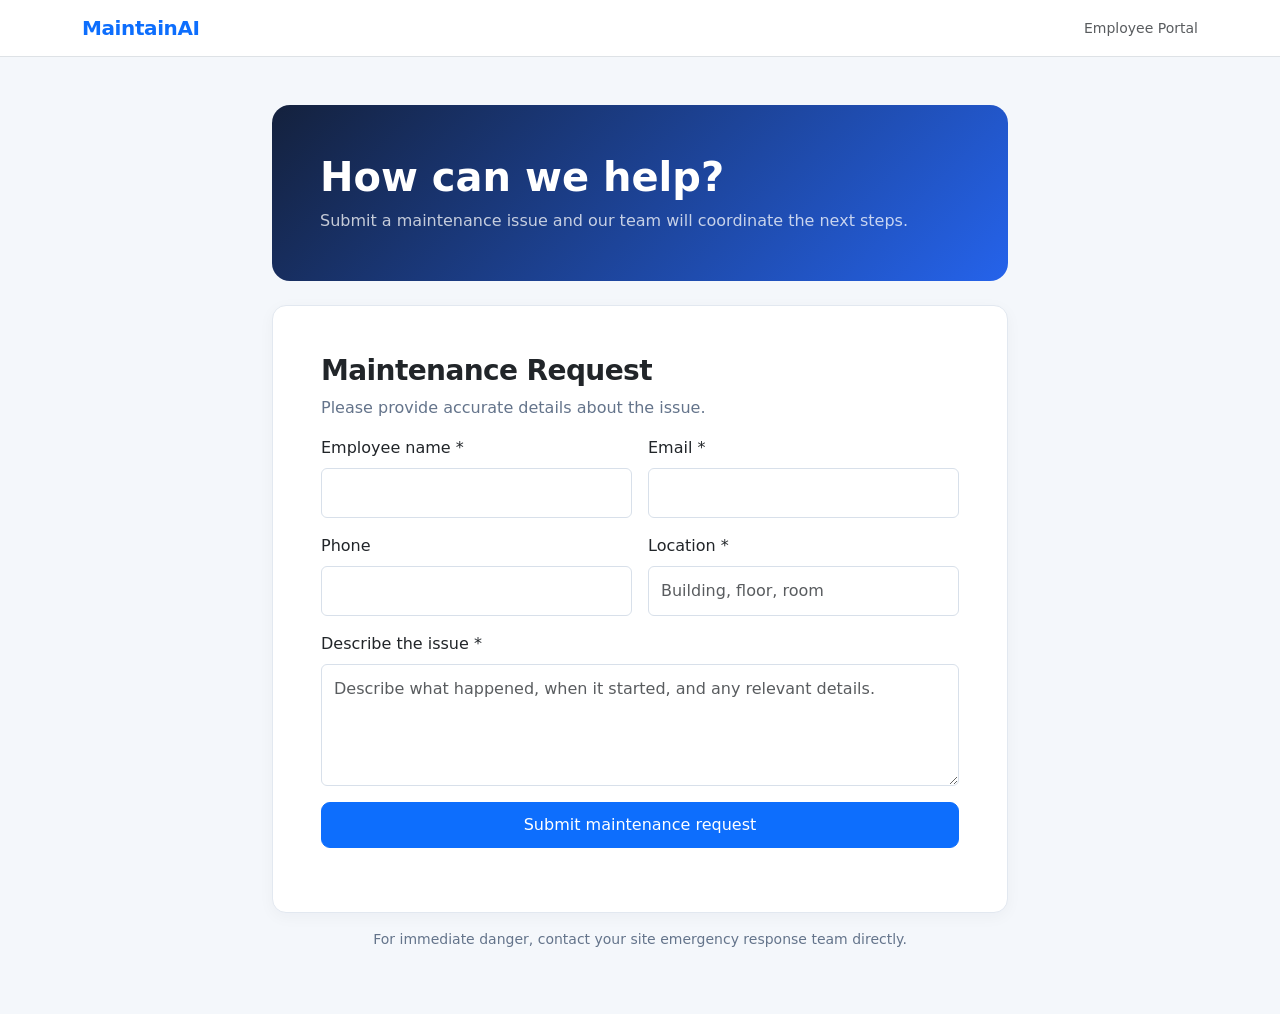
<file: index.html>
<!doctype html>
<html lang="en">

<head>
    <meta charset="utf-8">
    <meta name="viewport" content="width=device-width,initial-scale=1">
    <title>Maintenance Request Portal</title>
    <link href="https://cdn.jsdelivr.net/npm/bootstrap@5.3.3/dist/css/bootstrap.min.css" rel="stylesheet">
    <link rel="stylesheet" href="css/style.css">
</head>

<body>
    <nav class="navbar navbar-expand-lg bg-white border-bottom">
        <div class="container"><a class="navbar-brand text-primary" href="index.html">MaintainAI</a><span
                class="text-muted small">Employee Portal</span></div>
    </nav>
    <main class="container py-5">
        <div class="row justify-content-center">
            <div class="col-lg-8">
                <div class="hero p-4 p-md-5 mb-4">
                    <h1 class="display-6 fw-bold">How can we help?</h1>
                    <p class="mb-0 opacity-75">Submit a maintenance issue and our team will coordinate the next steps.
                    </p>
                </div>
                <div class="card p-4 p-md-5">
                    <h2 class="page-title h3">Maintenance Request</h2>
                    <p class="muted">Please provide accurate details about the issue.</p>
                    <form id="requestForm">
                        <div class="row g-3">
                            <div class="col-md-6"><label class="form-label">Employee name *</label><input
                                    class="form-control" name="employee_name" required maxlength="100"></div>
                            <div class="col-md-6"><label class="form-label">Email *</label><input class="form-control"
                                    type="email" name="employee_email" required></div>
                            <div class="col-md-6"><label class="form-label">Phone</label><input class="form-control"
                                    name="phone" type="tel"></div>
                            <div class="col-md-6"><label class="form-label">Location *</label><input
                                    class="form-control" name="location" required placeholder="Building, floor, room">
                            </div>
                            <div class="col-12"><label class="form-label">Describe the issue *</label><textarea
                                    class="form-control" name="issue_description" rows="4" required maxlength="3000"
                                    placeholder="Describe what happened, when it started, and any relevant details."></textarea>
                            </div>
                            <div class="col-12"><button class="btn btn-primary w-100" type="submit"
                                    id="submitBtn">Submit maintenance request</button></div>
                        </div>
                    </form>
                    <div id="result" class="mt-3" aria-live="polite"></div>
                </div>
                <p class="text-center muted small mt-3">For immediate danger, contact your site emergency response team
                    directly.</p>
            </div>
        </div>
    </main>
    <script src="js/app.js"></script>
</body>

</html>
</file>
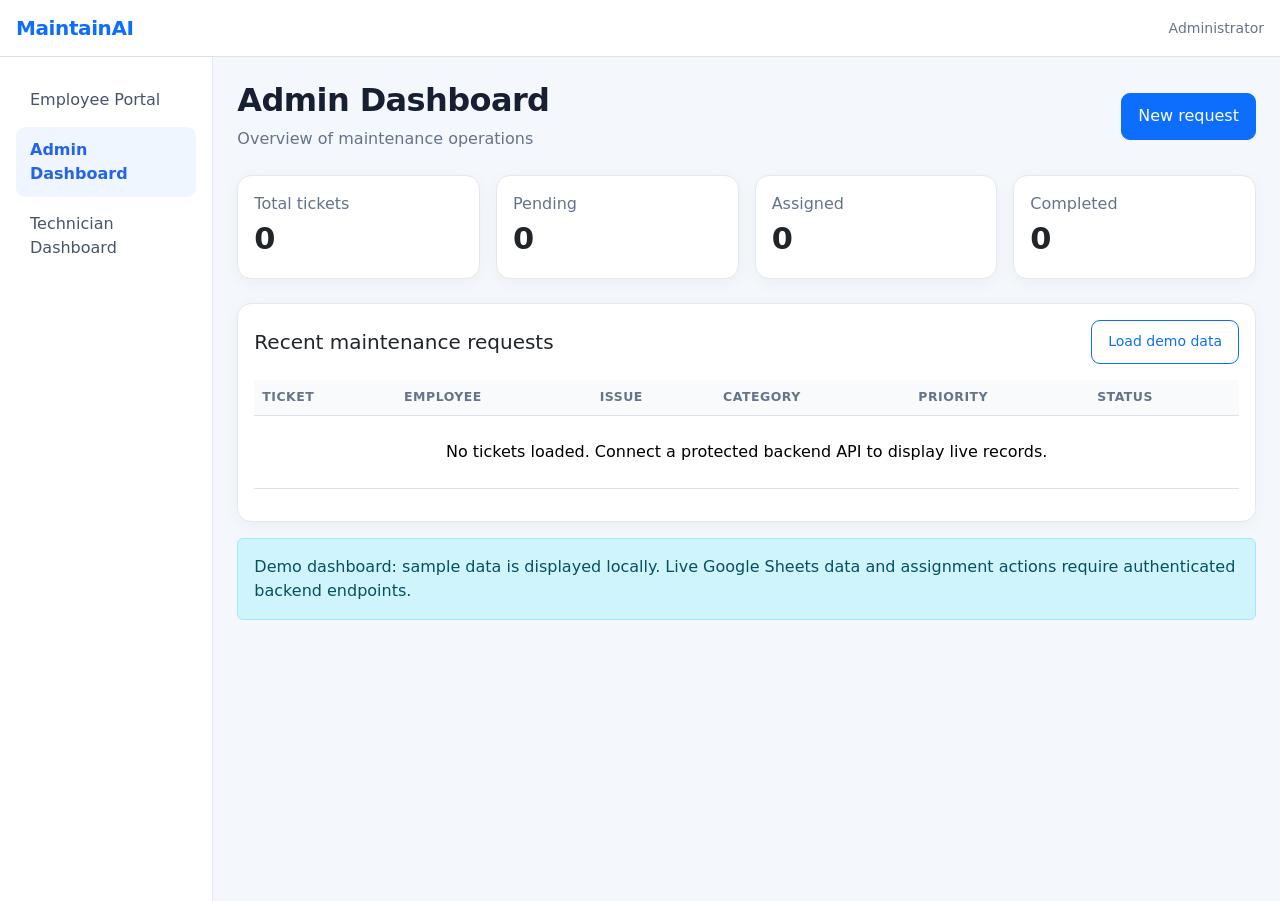
<file: admin-dashboard.html>
<!doctype html>
<html lang="en">

<head>
    <meta charset="utf-8">
    <meta name="viewport" content="width=device-width,initial-scale=1">
    <title>Admin Dashboard</title>
    <link href="https://cdn.jsdelivr.net/npm/bootstrap@5.3.3/dist/css/bootstrap.min.css" rel="stylesheet">
    <link rel="stylesheet" href="css/style.css">
</head>

<body>
    <nav class="navbar bg-white border-bottom px-3"><a class="navbar-brand text-primary"
            href="index.html">MaintainAI</a><span class="muted small">Administrator</span></nav>
    <div class="container-fluid">
        <div class="row">
            <aside class="col-md-2 sidebar p-3"><a href="index.html">Employee Portal</a><a class="active"
                    href="admin-dashboard.html">Admin Dashboard</a><a href="technician-dashboard.html">Technician
                    Dashboard</a></aside>
            <main class="col-md-10 p-4 main-content">
                <div class="d-flex flex-wrap justify-content-between align-items-center mb-4">
                    <div>
                        <h1 class="page-title h2">Admin Dashboard</h1>
                        <p class="muted mb-0">Overview of maintenance operations</p>
                    </div><a class="btn btn-primary" href="index.html">New request</a>
                </div>
                <div class="row g-3 mb-4">
                    <div class="col-sm-6 col-xl-3">
                        <div class="card p-3">
                            <div class="muted">Total tickets</div>
                            <div class="stat" id="totalCount">0</div>
                        </div>
                    </div>
                    <div class="col-sm-6 col-xl-3">
                        <div class="card p-3">
                            <div class="muted">Pending</div>
                            <div class="stat" id="pendingCount">0</div>
                        </div>
                    </div>
                    <div class="col-sm-6 col-xl-3">
                        <div class="card p-3">
                            <div class="muted">Assigned</div>
                            <div class="stat" id="assignedCount">0</div>
                        </div>
                    </div>
                    <div class="col-sm-6 col-xl-3">
                        <div class="card p-3">
                            <div class="muted">Completed</div>
                            <div class="stat" id="completedCount">0</div>
                        </div>
                    </div>
                </div>
                <div class="card p-3">
                    <div class="d-flex justify-content-between align-items-center mb-3">
                        <h2 class="h5 mb-0">Recent maintenance requests</h2><button
                            class="btn btn-outline-primary btn-sm" onclick="loadDemo()">Load demo data</button>
                    </div>
                    <div class="table-responsive">
                        <table class="table align-middle">
                            <thead>
                                <tr>
                                    <th>Ticket</th>
                                    <th>Employee</th>
                                    <th>Issue</th>
                                    <th>Category</th>
                                    <th>Priority</th>
                                    <th>Status</th>
                                </tr>
                            </thead>
                            <tbody id="ticketsBody">
                                <tr>
                                    <td colspan="6" class="text-center muted py-4">No tickets loaded. Connect a
                                        protected backend API to display live records.</td>
                                </tr>
                            </tbody>
                        </table>
                    </div>
                </div>
                <div class="alert alert-info mt-3 mb-0">Demo dashboard: sample data is displayed locally. Live Google
                    Sheets data and assignment actions require authenticated backend endpoints.</div>
            </main>
        </div>
    </div>
    <script src="js/admin.js"></script>
</body>

</html>
</file>
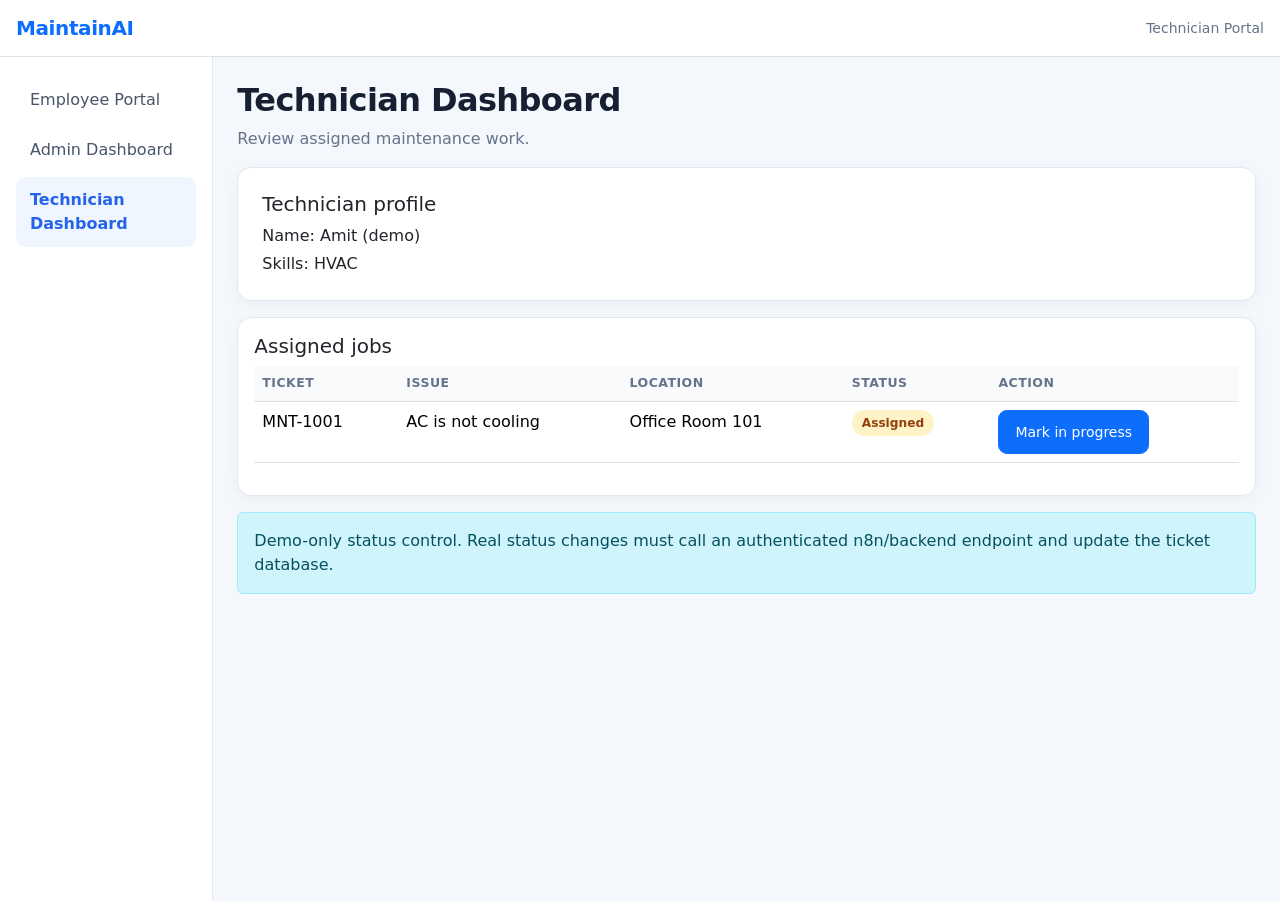
<file: technician-dashboard.html>
<!doctype html>
<html lang="en">

<head>
    <meta charset="utf-8">
    <meta name="viewport" content="width=device-width,initial-scale=1">
    <title>Technician Dashboard</title>
    <link href="https://cdn.jsdelivr.net/npm/bootstrap@5.3.3/dist/css/bootstrap.min.css" rel="stylesheet">
    <link rel="stylesheet" href="css/style.css">
</head>

<body>
    <nav class="navbar bg-white border-bottom px-3"><a class="navbar-brand text-primary"
            href="index.html">MaintainAI</a><span class="muted small">Technician Portal</span></nav>
    <div class="container-fluid">
        <div class="row">
            <aside class="col-md-2 sidebar p-3"><a href="index.html">Employee Portal</a><a
                    href="admin-dashboard.html">Admin Dashboard</a><a class="active"
                    href="technician-dashboard.html">Technician Dashboard</a></aside>
            <main class="col-md-10 p-4 main-content">
                <h1 class="page-title h2">Technician Dashboard</h1>
                <p class="muted">Review assigned maintenance work.</p>
                <div class="card p-4 mb-3">
                    <h2 class="h5">Technician profile</h2>
                    <p class="mb-1">Name: Amit (demo)</p>
                    <p class="mb-0">Skills: HVAC</p>
                </div>
                <div class="card p-3">
                    <h2 class="h5">Assigned jobs</h2>
                    <div class="table-responsive">
                        <table class="table">
                            <thead>
                                <tr>
                                    <th>Ticket</th>
                                    <th>Issue</th>
                                    <th>Location</th>
                                    <th>Status</th>
                                    <th>Action</th>
                                </tr>
                            </thead>
                            <tbody>
                                <tr>
                                    <td>MNT-1001</td>
                                    <td>AC is not cooling</td>
                                    <td>Office Room 101</td>
                                    <td><span id="jobStatus" class="status pending">Assigned</span></td>
                                    <td><button class="btn btn-sm btn-primary" onclick="updateDemoStatus()">Mark in
                                            progress</button></td>
                                </tr>
                            </tbody>
                        </table>
                    </div>
                </div>
                <div class="alert alert-info mt-3">Demo-only status control. Real status changes must call an
                    authenticated n8n/backend endpoint and update the ticket database.</div>
            </main>
        </div>
    </div>
    <script>function updateDemoStatus() {const el = document.getElementById('jobStatus'); el.textContent = 'In Progress'; el.className = 'status';}</script>
</body>

</html>
</file>
<file: css/style.css>
:root {
    --navy: #14213d;
    --blue: #2563eb;
    --muted: #64748b;
    --bg: #f4f7fb;
    --line: #e2e8f0
}

* {
    box-sizing: border-box
}

body {
    margin: 0;
    background: var(--bg);
    color: #172033;
    font-family: Inter, system-ui, -apple-system, Segoe UI, sans-serif
}

.navbar-brand {
    font-weight: 800;
    letter-spacing: -.4px
}

.sidebar {
    min-height: calc(100vh - 56px);
    background: #fff;
    border-right: 1px solid var(--line)
}

.sidebar a {
    display: block;
    padding: 11px 14px;
    color: #475569;
    text-decoration: none;
    border-radius: 9px;
    margin: 4px 0
}

.sidebar a.active,
.sidebar a:hover {
    background: #eff6ff;
    color: var(--blue);
    font-weight: 600
}

.card {
    border: 1px solid var(--line);
    border-radius: 14px;
    box-shadow: 0 4px 16px rgba(15, 23, 42, .04)
}

.stat {
    font-size: 1.9rem;
    font-weight: 800
}

.muted {
    color: var(--muted)
}

.page-title {
    font-weight: 800;
    letter-spacing: -.6px
}

.form-control,
.form-select {
    padding: .75rem;
    border-color: #d8e0ea
}

.btn {
    border-radius: 9px;
    padding: .65rem 1rem
}

.table thead th {
    font-size: .78rem;
    text-transform: uppercase;
    letter-spacing: .04em;
    color: #64748b;
    background: #f8fafc
}

.status {
    display: inline-block;
    border-radius: 999px;
    padding: 4px 10px;
    font-size: .76rem;
    font-weight: 700;
    background: #eef2ff;
    color: #4338ca
}

.status.completed {
    background: #dcfce7;
    color: #166534
}

.status.pending {
    background: #fef3c7;
    color: #92400e
}

.status.critical,
.status.escalated {
    background: #fee2e2;
    color: #991b1b
}

.hero {
    background: linear-gradient(135deg, #14213d, #2563eb);
    color: white;
    border-radius: 18px
}

@media(max-width:767px) {
    .sidebar {
        min-height: auto;
        border-right: 0;
        border-bottom: 1px solid var(--line)
    }

    .sidebar a {
        display: inline-block
    }

    .main-content {
        padding: 18px !important
    }
}
</file>
